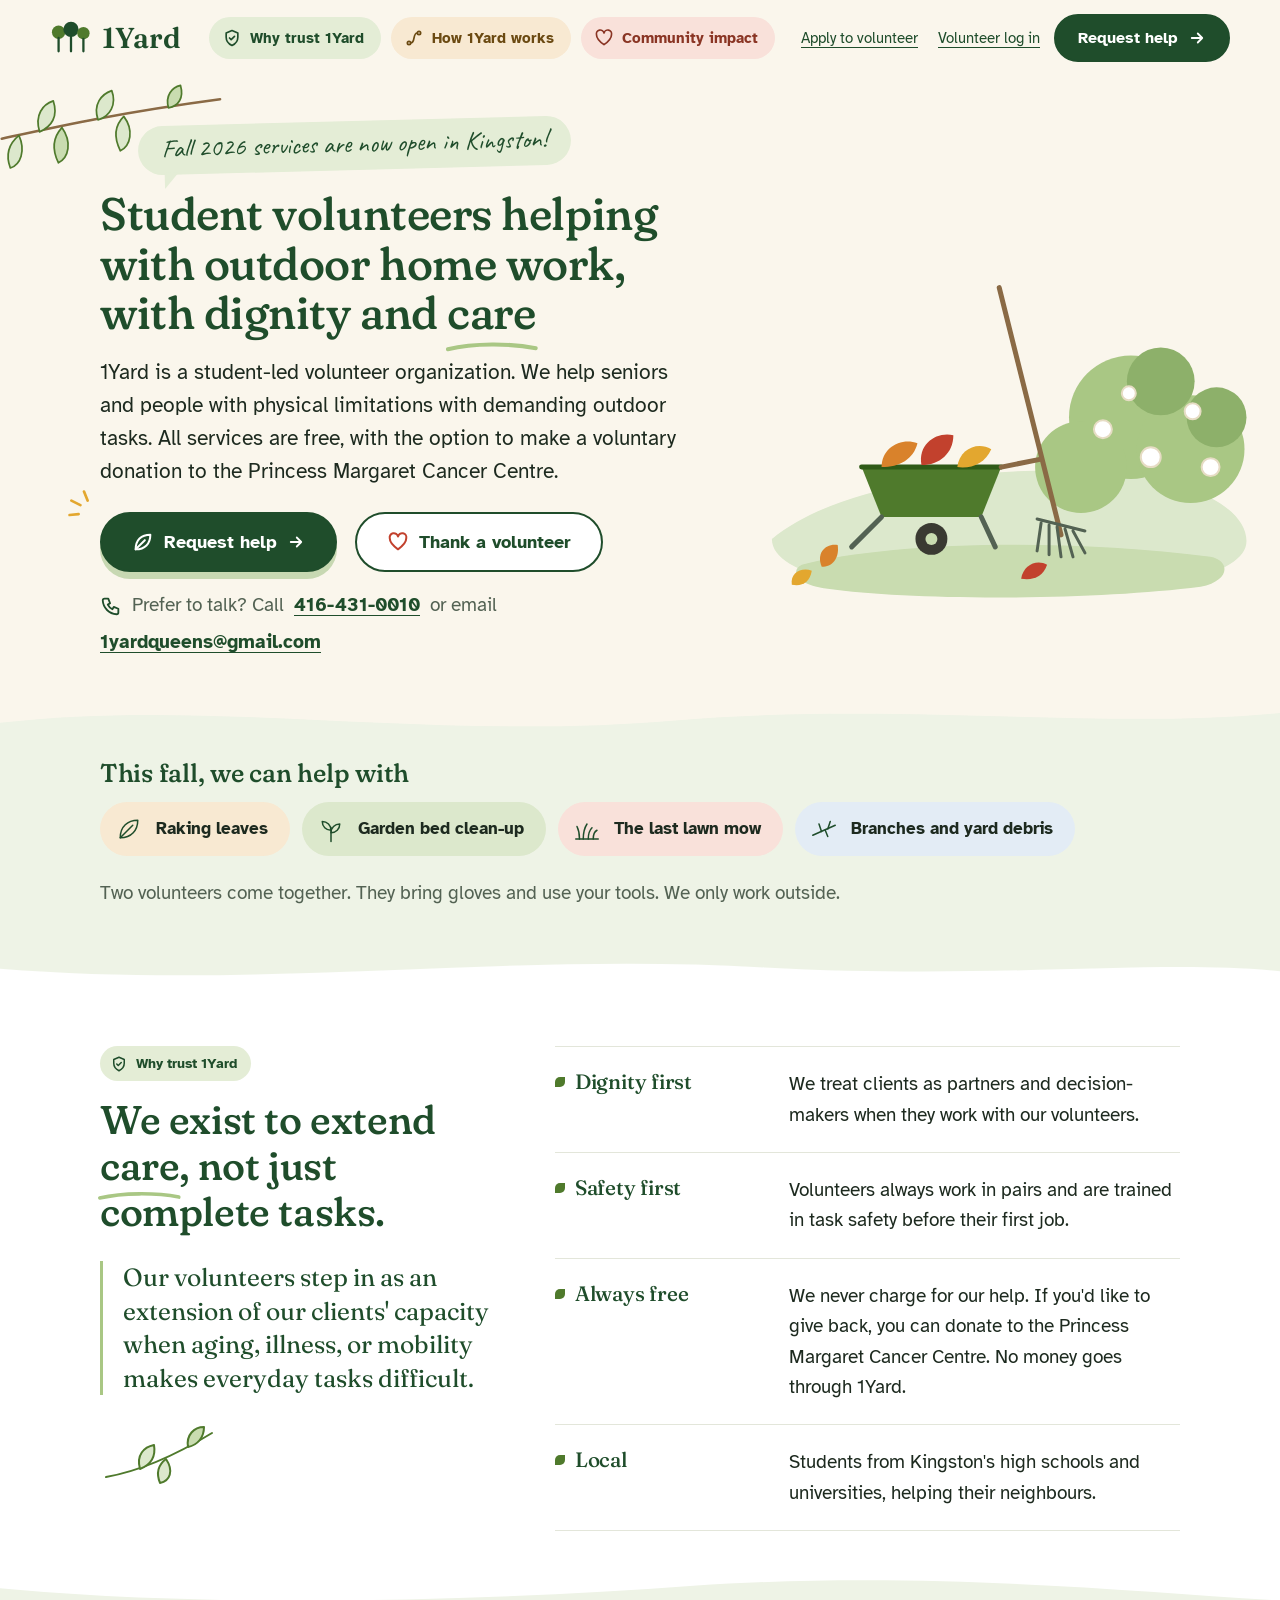
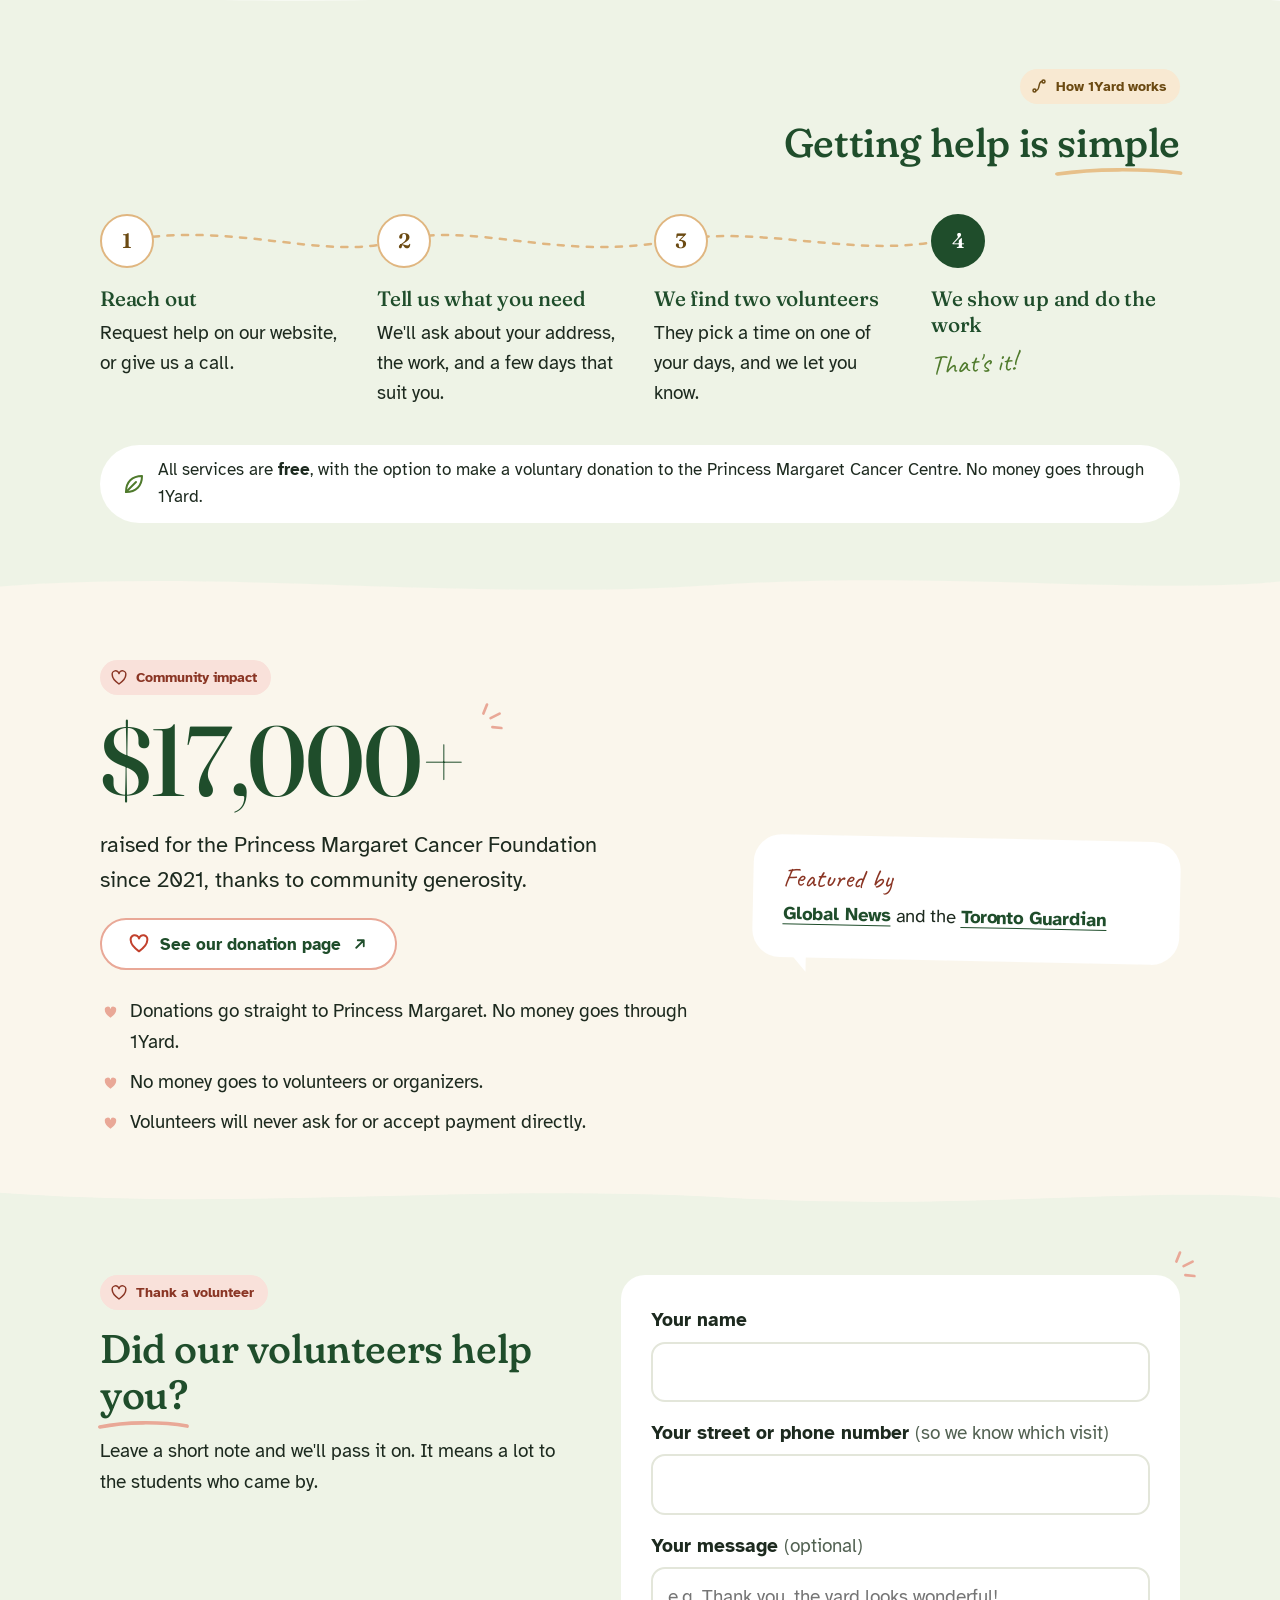
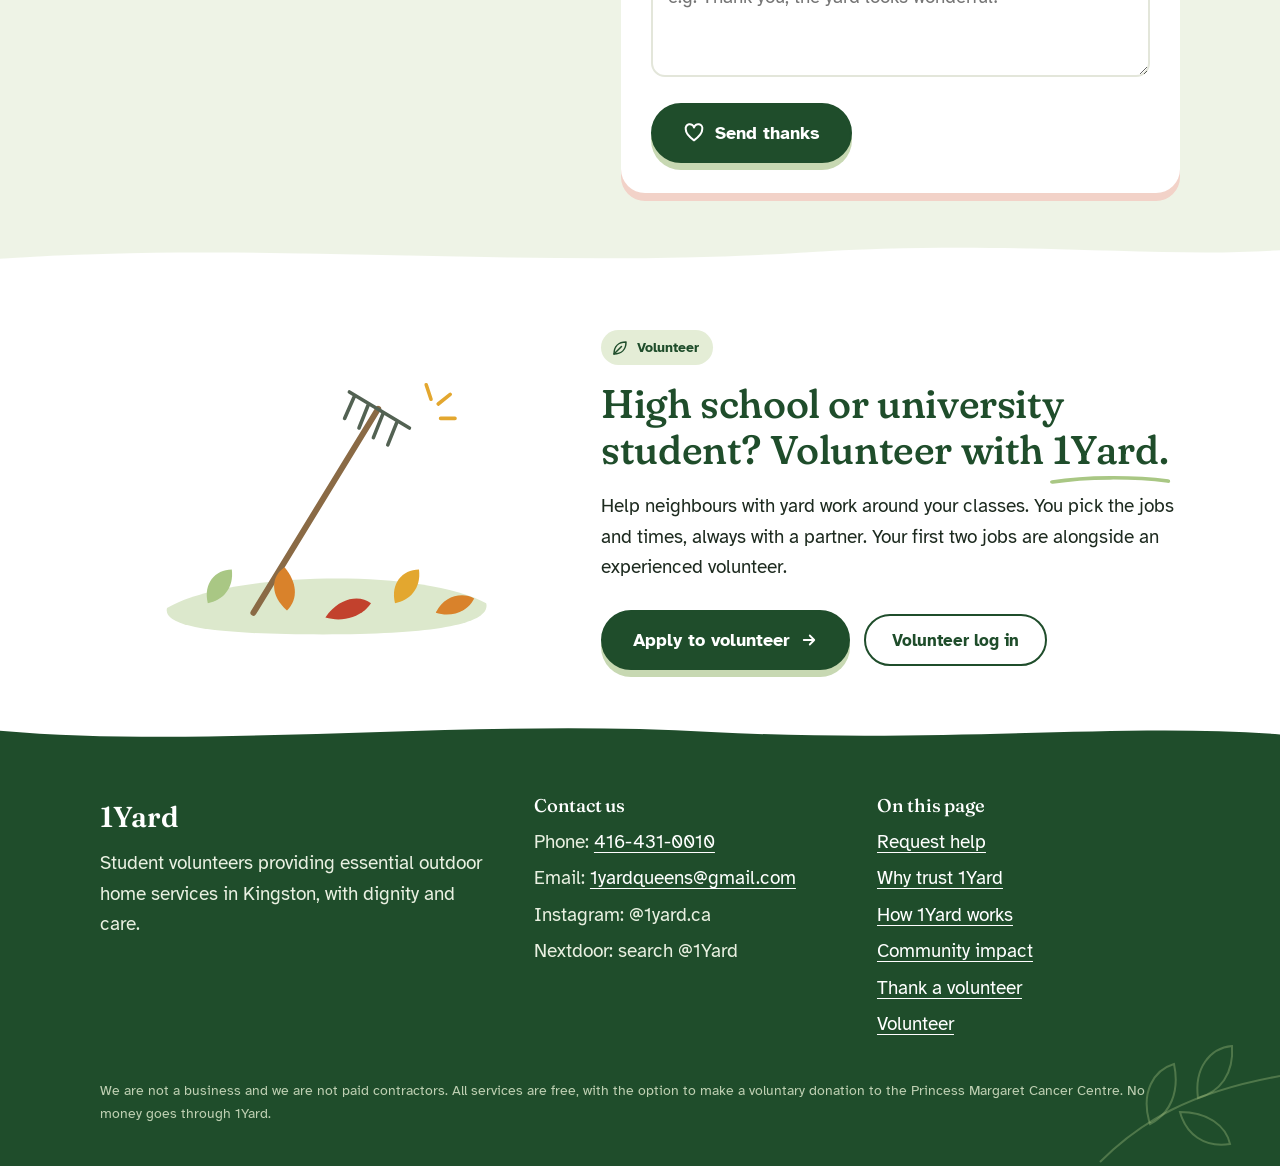
<file: drafts/home.html>
<!doctype html>
<html lang="en">
<head>
<meta charset="utf-8">
<meta name="viewport" content="width=device-width, initial-scale=1">
<title>1Yard · Design draft</title>
<link rel="preconnect" href="https://fonts.googleapis.com">
<link rel="preconnect" href="https://fonts.gstatic.com" crossorigin>
<link href="https://fonts.googleapis.com/css2?family=Atkinson+Hyperlegible:ital,wght@0,400;0,700;1,400&family=Fraunces:opsz,wght@9..144,400;9..144,500;9..144,600&family=Caveat:wght@500;600&display=swap" rel="stylesheet">
<style>
:root {
  --cream: #FAF6EC;
  --sage: #EEF3E6;
  --white: #FFFFFF;
  --ink: #1D2A1F;
  --muted: #536253;
  --forest: #1F4D2B;
  --leaf: #4F7A2C;
  --moss: #A9C784;
  --line: #E3E6DA;
  /* accent tints, one per theme: trust = green, how = orange, impact/thanks = red */
  --t-green: #E4EDD6; --t-green-ink: #1F4D2B;
  --t-orange: #F8E9D2; --t-orange-ink: #6B4A12;
  --t-red: #F9E1DA; --t-red-ink: #8A3524;
  --t-blue: #E3ECF5;
  --spark: #E3A72F;
  --serif: "Fraunces", Georgia, serif;
  --sans: "Atkinson Hyperlegible", system-ui, sans-serif;
  --hand: "Caveat", "Segoe Print", cursive;
  --gutter: clamp(16px, 4vw, 40px);
  color-scheme: light;
}
* { box-sizing: border-box; }
html, body { margin: 0; }
html { scroll-behavior: smooth; scroll-padding-top: 110px; -webkit-text-size-adjust: 100%; text-size-adjust: 100%; }
@media (prefers-reduced-motion: reduce) { html { scroll-behavior: auto; } }
body { background: var(--cream); color: var(--ink); font-family: var(--sans); font-size: clamp(17px, 1.1vw + 12px, 19px); line-height: 1.6; overflow-x: hidden; }
h1, h2, h3 { font-family: var(--serif); font-weight: 500; color: var(--forest); margin: 0; letter-spacing: -.01em; }
h1 { font-size: clamp(2.05rem, 2.6vw + .9rem, 2.85rem); line-height: 1.08; font-variation-settings: "SOFT" 100; }
h2 { font-size: clamp(1.7rem, 2.4vw + .7rem, 2.5rem); line-height: 1.15; font-variation-settings: "SOFT" 100; }
h3 { font-size: 1.3rem; line-height: 1.25; }
p { margin: 0; }
a { color: var(--forest); text-underline-offset: 4px; }
:focus-visible { outline: 3px solid var(--leaf); outline-offset: 3px; border-radius: 6px; }
.skip { position: absolute; left: -999px; top: 8px; background: var(--white); padding: 10px 14px; border-radius: 10px; }
.skip:focus { left: 16px; z-index: 10; }
.wrap { max-width: 1160px; margin: 0 auto; padding: 0 var(--gutter); }
section { position: relative; padding: clamp(34px, 4.2vw, 58px) 0; }
.bg-cream { background: var(--cream); }
.bg-sage { background: var(--sage); }
.bg-white { background: var(--white); }

/* soft wavy edge at the bottom of a section, filled with the next section's colour */
.wave { position: absolute; left: 0; right: 0; bottom: -1px; width: 100%; height: clamp(26px, 3.4vw, 46px); display: block; pointer-events: none; }
section.has-wave { padding-bottom: calc(clamp(34px, 4.2vw, 58px) + clamp(16px, 2.4vw, 30px)); }

/* little coloured tag above each heading, matching the top pills */
.tag { display: inline-flex; align-items: center; gap: 8px; padding: 6px 14px 6px 10px; border-radius: 999px; font-weight: 700; font-size: .9rem; margin-bottom: 16px; }
.tag svg { width: 18px; height: 18px; fill: none; stroke: currentColor; stroke-width: 2; stroke-linecap: round; stroke-linejoin: round; }
.tag.green { background: var(--t-green); color: var(--t-green-ink); }
.tag.orange { background: var(--t-orange); color: var(--t-orange-ink); }
.tag.red { background: var(--t-red); color: var(--t-red-ink); }

/* hand-drawn underline under one word */
.swash { position: relative; white-space: nowrap; }
.swash svg { position: absolute; left: -2%; bottom: -.32em; width: 104%; height: .36em; color: var(--moss); overflow: visible; }
.swash.red svg { color: #E9A897; }
.swash.orange svg { color: #E7C08A; }
.sparks { position: absolute; width: 36px; color: var(--spark); pointer-events: none; }
.hand { font-family: var(--hand); font-size: 1.7rem; line-height: 1.15; color: var(--forest); }

.btn { display: inline-flex; align-items: center; justify-content: center; gap: 10px; min-height: 52px; padding: 0 26px; border-radius: 999px; font: 700 1.05rem var(--sans); text-decoration: none; border: 2px solid var(--forest); cursor: pointer; transition: transform .12s, box-shadow .12s, background .12s; }
.btn.primary { background: var(--forest); color: #fff; }
.btn.primary:hover { background: #173c21; }
.btn.soft { background: var(--white); color: var(--forest); }
.btn.soft:hover { background: #FFF6F3; }
.btn.big { min-height: 60px; padding: 0 30px; font-size: 1.15rem; box-shadow: 0 7px 0 #C7D8B2; }
.btn.big:hover { transform: translateY(2px); box-shadow: 0 5px 0 #C7D8B2; }
.btn.soft.big { box-shadow: none; }
.btn.soft.big:hover { transform: none; }
.btn svg { width: 22px; height: 22px; fill: none; stroke: currentColor; stroke-width: 2.2; stroke-linecap: round; stroke-linejoin: round; flex: none; }
.btn .heart { stroke: #C2412D; }
.btn .arrow { width: 18px; height: 18px; stroke-width: 2.4; }
@media (prefers-reduced-motion: reduce) { .btn { transition: none; } }

/* header */
header { position: sticky; top: 0; z-index: 5; background: rgba(250, 246, 236, .95); -webkit-backdrop-filter: blur(6px); backdrop-filter: blur(6px); }
.nav { max-width: 1260px; margin: 0 auto; padding: 14px max(var(--gutter), env(safe-area-inset-right)) 14px max(var(--gutter), env(safe-area-inset-left)); display: flex; align-items: center; flex-wrap: wrap; gap: 12px 14px; min-height: 74px; }
.logo { display: flex; align-items: center; gap: 10px; font-family: var(--serif); font-size: 1.8rem; font-weight: 600; color: var(--forest); text-decoration: none; margin-right: 14px; }
.pills { display: flex; gap: 10px; }
.pills a { display: inline-flex; align-items: center; gap: 8px; min-height: 42px; padding: 0 16px 0 12px; border-radius: 999px; font-weight: 700; font-size: .95rem; text-decoration: none; border: 1.5px solid transparent; white-space: nowrap; }
.pills a svg { width: 20px; height: 20px; fill: none; stroke: currentColor; stroke-width: 2; stroke-linecap: round; stroke-linejoin: round; }
.pills a:nth-child(1) { background: var(--t-green); color: var(--t-green-ink); }
.pills a:nth-child(2) { background: var(--t-orange); color: var(--t-orange-ink); }
.pills a:nth-child(3) { background: var(--t-red); color: var(--t-red-ink); }
.pills a:hover { border-color: currentColor; }
.vlinks { display: flex; gap: 20px; margin-left: auto; font-size: .95rem; }
.vlinks a { white-space: nowrap; }
.nav .btn { min-height: 48px; padding: 0 22px; font-size: 1rem; }

/* hero */
.hero { padding-top: clamp(20px, 2.4vw, 34px); overflow: hidden; }
.hero-grid { display: grid; grid-template-columns: minmax(0, 1.25fr) minmax(0, 1fr); gap: clamp(20px, 3vw, 40px); align-items: center; }
.corner-branch { position: absolute; top: 6px; left: 0; width: clamp(150px, 18vw, 250px); pointer-events: none; }
.bubble { position: relative; display: inline-block; font-family: var(--hand); font-size: clamp(1.4rem, 1vw + 1rem, 1.6rem); line-height: 1.2; color: var(--forest); background: var(--t-green); padding: 8px 24px 10px; border-radius: 26px; transform: rotate(-1.5deg); margin: 14px 0 20px clamp(8px, 3vw, 40px); }
.bubble::after { content: ""; position: absolute; left: 26px; bottom: -14px; border-width: 16px 14px 0 0; border-style: solid; border-color: var(--t-green) transparent transparent; }
.hero .lead { font-size: 1.08em; margin: 20px 0 24px; max-width: 34em; }
.hero .ctas { display: flex; flex-wrap: wrap; align-items: center; gap: 16px 18px; position: relative; }
.hero .ctas .sparks { left: -34px; top: -24px; }
.call { display: flex; align-items: center; gap: 6px 10px; flex-wrap: wrap; margin-top: 18px; color: var(--muted); }
.call > svg { width: 22px; height: 22px; fill: none; stroke: var(--forest); stroke-width: 2; stroke-linecap: round; stroke-linejoin: round; }
.call a { font-weight: 700; }
.scene { width: 112%; max-width: 580px; justify-self: end; margin: 0 -70px -10px 0; }

/* services band */
.svc-band { background: var(--sage); padding-top: 18px; }
.svc-row { display: flex; align-items: center; flex-wrap: wrap; gap: 14px 16px; }
.svc-title { font-size: clamp(1.4rem, 1vw + 1rem, 1.6rem); margin-right: 14px; }
.svc { list-style: none; margin: 0; padding: 0; display: flex; flex-wrap: wrap; gap: 12px; }
.svc li { display: flex; align-items: center; gap: 12px; font-weight: 700; font-size: 1.05rem; padding: 12px 22px 12px 14px; border-radius: 999px; }
.svc li:nth-child(1) { background: var(--t-orange); }
.svc li:nth-child(2) { background: #DCE8CC; }
.svc li:nth-child(3) { background: var(--t-red); }
.svc li:nth-child(4) { background: var(--t-blue); }
.svc svg { width: 30px; height: 30px; fill: none; stroke: var(--forest); stroke-width: 2.4; stroke-linecap: round; stroke-linejoin: round; flex: none; }
.svc-note { margin-top: 22px; color: var(--muted); }

/* why trust */
.split { display: grid; grid-template-columns: minmax(0, 1fr) minmax(0, 1.6fr); gap: clamp(32px, 5vw, 64px); align-items: start; }
.pull { font-family: var(--serif); font-size: clamp(1.3rem, 1vw + 1rem, 1.55rem); line-height: 1.35; color: var(--forest); margin-top: 26px; padding-left: 20px; border-left: 3px solid var(--moss); }
.sprig { width: 120px; color: var(--leaf); margin-top: 30px; }
.trust { display: grid; }
.trust article { display: grid; grid-template-columns: minmax(150px, 210px) 1fr; gap: 8px 24px; padding: 22px 0; border-top: 1px solid var(--line); }
.trust article:last-child { border-bottom: 1px solid var(--line); }
.trust h3 { display: flex; gap: 10px; align-items: baseline; }
.trust h3::before { content: ""; width: 10px; height: 10px; flex: none; border-radius: 50% 0 50% 0; background: var(--leaf); transform: translateY(-2px); }

/* how 1Yard works */
.steps-head { display: flex; justify-content: flex-end; text-align: right; }
.steps-head > div { max-width: 30em; }
.steps { list-style: none; margin: 0; padding: 0; display: grid; grid-template-columns: repeat(4, minmax(0, 1fr)); gap: 28px; counter-reset: s; position: relative; }
.path { position: absolute; top: 2px; left: 24px; width: calc(75% + 7px); height: 48px; color: #E0B680; pointer-events: none; }
.steps li { position: relative; padding-top: 72px; counter-increment: s; }
.steps li::before { content: counter(s); position: absolute; top: 0; left: 0; width: 50px; height: 50px; border-radius: 50%; background: var(--white); color: var(--t-orange-ink); border: 2px solid #E0B680; font: 600 1.3rem var(--serif); display: grid; place-items: center; }
.steps li:last-child::before { background: var(--forest); color: #fff; border-color: var(--forest); }
.steps h3 { margin-bottom: 6px; }
.steps .hand { display: inline-block; margin-top: 4px; color: var(--leaf); transform: rotate(-3deg); }
.cost { margin-top: 36px; display: inline-flex; align-items: center; gap: 12px; background: var(--white); border-radius: 999px; padding: 12px 22px; font-size: 1.05rem; }
.cost svg { width: 24px; height: 24px; flex: none; fill: none; stroke: var(--leaf); stroke-width: 2; stroke-linecap: round; stroke-linejoin: round; }

/* impact */
.impact-grid { display: grid; grid-template-columns: minmax(0, 1.4fr) minmax(0, 1fr); gap: clamp(32px, 5vw, 56px); align-items: center; }
.bignum { font-family: var(--serif); font-weight: 500; font-size: clamp(3.4rem, 7vw + 1rem, 6.2rem); line-height: 1; color: var(--forest); letter-spacing: -.02em; position: relative; display: inline-block; }
.bignum .sparks { right: -40px; top: -10px; color: #E9A897; }
.big-sub { font-size: 1.15em; margin-top: 18px; max-width: 24em; }
.donate { margin-top: 20px; border-color: #E9A897; }
.facts { margin: 26px 0 0; padding: 0; list-style: none; display: grid; gap: 10px; }
.facts li { padding-left: 30px; position: relative; }
.facts li::before { content: ""; position: absolute; left: 2px; top: .45em; width: 16px; height: 14px; background: no-repeat center/contain url("data:image/svg+xml,%3Csvg xmlns='http://www.w3.org/2000/svg' viewBox='0 0 24 22'%3E%3Cpath d='M12 20 C5 15 3 11 3 8 A4.5 4.5 0 0 1 12 6 A4.5 4.5 0 0 1 21 8 C21 11 19 15 12 20 Z' fill='%23E9A897'/%3E%3C/svg%3E"); }
.featured { position: relative; background: var(--white); border-radius: 28px; padding: 28px 30px; transform: rotate(1.2deg); }
.featured::after { content: ""; position: absolute; left: 40px; bottom: -14px; border-width: 16px 0 0 14px; border-style: solid; border-color: var(--white) transparent transparent; }
.featured .hand { color: var(--t-red-ink); margin-bottom: 6px; }
.featured p:last-child { font-size: 1.15rem; }
.featured a { font-weight: 700; }

/* thank */
.thank-grid { display: grid; grid-template-columns: minmax(0, 1fr) minmax(0, 1.2fr); gap: clamp(32px, 5vw, 56px); align-items: start; }
.thank-card { position: relative; background: var(--white); border-radius: 24px; padding: clamp(22px, 3vw, 30px); display: grid; gap: 16px; box-shadow: 0 8px 0 #F2D2C8; }
.thank-card .sparks { right: -18px; top: -26px; color: #E9A897; }
label { font-weight: 700; display: block; margin-bottom: 6px; }
input, textarea { width: 100%; font: inherit; font-size: max(16px, 1em); -webkit-appearance: none; appearance: none; color: inherit; padding: 13px 15px; border: 2px solid var(--line); border-radius: 14px; background: var(--white); }
input:focus, textarea:focus { border-color: var(--leaf); outline: none; }
textarea { min-height: 110px; resize: vertical; }
.opt { font-weight: 400; color: var(--muted); }

/* volunteer */
.vol { display: grid; grid-template-columns: minmax(0, 1fr) minmax(0, 1.3fr); gap: clamp(28px, 5vw, 56px); align-items: center; }
.vol-art { width: 100%; max-width: 360px; justify-self: center; }
.vol .ctas { display: flex; gap: 14px; flex-wrap: wrap; align-items: center; margin-top: 28px; }

/* footer */
footer { background: var(--forest); color: #E9F0E1; padding: 40px 0; position: relative; overflow: hidden; }
footer a { color: #fff; }
.foot { display: grid; grid-template-columns: minmax(0, 1.3fr) minmax(0, 1fr) minmax(0, 1fr); gap: 40px; }
footer h3 { color: #fff; font-size: 1.15rem; margin-bottom: 10px; }
footer ul { list-style: none; padding: 0; margin: 0; display: grid; gap: 6px; }
.foot-leaves { position: absolute; right: -10px; bottom: -6px; width: 220px; color: rgba(169, 199, 132, .35); }
.fine { margin-top: 40px; font-size: .9rem; color: #BFD0B3; }

/* in-between widths: tighten the header before anything wraps */
@media (max-width: 1240px) {
  .pills a { padding: 0 13px 0 10px; font-size: .9rem; }
  .vlinks { gap: 14px; font-size: .9rem; }
  .logo { margin-right: 4px; }
}
@media (max-width: 1080px) {
  .pills { order: 3; width: 100%; }
  .scene { width: 100%; margin: 0 -20px 0 0; }
}
@media (max-width: 860px) {
  .hero-grid, .split, .impact-grid, .thank-grid, .vol { grid-template-columns: 1fr; }
  .scene { width: 100%; max-width: 440px; justify-self: center; margin: 10px auto -10px; }
  .steps-head { justify-content: flex-start; text-align: left; }
  .steps { grid-template-columns: 1fr; gap: 26px; }
  .path { display: none; }
  .steps::before { content: ""; position: absolute; top: 25px; bottom: 25px; left: 24px; border-left: 2px dashed #E0B680; }
  .steps li { padding: 6px 0 0 76px; min-height: 50px; }
  .trust article { grid-template-columns: 1fr; }
  .foot { grid-template-columns: 1fr; gap: 28px; }
  .vol-art { max-width: 260px; }
  .pills { overflow-x: auto; padding-bottom: 4px; }
  .vlinks { order: 4; width: 100%; margin: 0; }
  .logo { margin-right: auto; }
}
@media (max-width: 560px) {
  .nav .btn { min-height: 44px; padding: 0 16px; }
  .logo { margin-right: auto; }
  .btn.big, .hero .btn.soft { width: 100%; }
  .hero .ctas .sparks { display: none; }
  .featured { transform: none; }
}
</style>
</head>
<body>
<a class="skip" href="#main">Skip to content</a>

<header>
  <div class="nav">
    <a class="logo" href="#" aria-label="1Yard home">
      <svg width="42" height="34" viewBox="0 0 44 34" aria-hidden="true"><g fill="#4F7A2C"><circle cx="9" cy="11" r="7"/><circle cx="22" cy="8" r="8" fill="#1F4D2B"/><circle cx="35" cy="12" r="6.5"/></g><g stroke="#1F4D2B" stroke-width="2.4" stroke-linecap="round"><path d="M9 17v14M22 15v16M35 18v13"/></g></svg>
      1Yard
    </a>
    <nav class="pills" aria-label="On this page">
      <a href="#why"><svg viewBox="0 0 24 24" aria-hidden="true"><path d="M12 3 L19 6 V11 C19 16 16 19 12 21 C8 19 5 16 5 11 V6 Z"/><path d="M9 12 L11 14 L15 10"/></svg>Why trust 1Yard</a>
      <a href="#how"><svg viewBox="0 0 24 24" aria-hidden="true"><circle cx="6" cy="18" r="2"/><circle cx="18" cy="6" r="2"/><path d="M8 18 C14 18 10 6 16 6"/></svg>How 1Yard works</a>
      <a href="#impact"><svg viewBox="0 0 24 24" aria-hidden="true"><path d="M12 20 C5 15 3 11 3 8 A4.5 4.5 0 0 1 12 6 A4.5 4.5 0 0 1 21 8 C21 11 19 15 12 20 Z"/></svg>Community impact</a>
    </nav>
    <div class="vlinks"><a href="#volunteer">Apply to volunteer</a><a href="#">Volunteer log in</a></div>
    <a class="btn primary" href="../docs/index.html?start=request">Request help <svg class="arrow" viewBox="0 0 24 24" aria-hidden="true"><path d="M5 12 H19 M13 6 L19 12 L13 18"/></svg></a>
  </div>
</header>

<main id="main">
  <!-- HERO · cream -->
  <section class="hero bg-cream has-wave">
    <svg class="corner-branch" viewBox="-6 -14 268 104" fill="none" stroke="#4F7A2C" stroke-width="2" stroke-linecap="round" stroke-linejoin="round" aria-hidden="true">
      <path d="M-4 52 C60 38 130 22 250 6" stroke="#8A6A45" stroke-width="3"/>
      <path d="M40 44 C34 24 44 12 56 8 C62 26 54 38 40 44 Z" fill="#DCE8CC"/>
      <path d="M66 39 C78 56 74 74 62 80 C54 64 56 50 66 39 Z" fill="#C9DCB0"/>
      <path d="M108 30 C102 12 112 0 124 -4 C130 12 122 26 108 30 Z" fill="#DCE8CC"/>
      <path d="M138 26 C150 42 146 60 134 66 C126 50 128 36 138 26 Z" fill="#DCE8CC"/>
      <path d="M190 16 C186 2 194 -8 204 -10 C208 4 202 14 190 16 Z" fill="#C9DCB0"/>
      <path d="M16 48 C24 66 18 82 6 86 C0 70 4 58 16 48 Z" fill="#DCE8CC"/>
    </svg>
    <div class="wrap hero-grid">
      <div>
        <p class="bubble">Fall 2026 services are now open in Kingston!</p>
        <h1>Student volunteers helping with outdoor home work, with dignity and <span class="swash">care<svg viewBox="0 0 100 16" preserveAspectRatio="none" aria-hidden="true"><path d="M2 10 C30 4 70 4 98 9" fill="none" stroke="currentColor" stroke-width="4" stroke-linecap="round"/></svg></span></h1>
        <p class="lead">1Yard is a student-led volunteer organization. We help seniors and people with physical limitations with demanding outdoor tasks. All services are free, with the option to make a voluntary donation to the Princess Margaret Cancer Centre.</p>
        <div class="ctas">
          <svg class="sparks" viewBox="0 0 40 40" fill="none" stroke="currentColor" stroke-width="3" stroke-linecap="round" aria-hidden="true"><path d="M20 4 L24 14 M6 14 L16 19 M4 30 L14 29"/></svg>
          <a class="btn primary big" href="../docs/index.html?start=request"><svg viewBox="0 0 24 24" aria-hidden="true"><path d="M4 20 C4 10 10 4 20 4 C20 14 14 20 4 20 Z"/><path d="M4 20 L14 10"/></svg>Request help <svg class="arrow" viewBox="0 0 24 24" aria-hidden="true"><path d="M5 12 H19 M13 6 L19 12 L13 18"/></svg></a>
          <a class="btn soft big" href="#thank"><svg class="heart" viewBox="0 0 24 24" aria-hidden="true"><path d="M12 20 C5 15 3 11 3 8 A4.5 4.5 0 0 1 12 6 A4.5 4.5 0 0 1 21 8 C21 11 19 15 12 20 Z"/></svg>Thank a volunteer</a>
        </div>
        <p class="call"><svg viewBox="0 0 24 24" aria-hidden="true"><path d="M5 4 H9 L11 9 L8.5 10.5 A11 11 0 0 0 13.5 15.5 L15 13 L20 15 V19 A2 2 0 0 1 18 21 A16 16 0 0 1 3 6 A2 2 0 0 1 5 4 Z"/></svg>Prefer to talk? Call <a href="tel:4164310010">416-431-0010</a> or email <a href="mailto:1yardqueens@gmail.com">1yardqueens@gmail.com</a></p>
      </div>
      <!-- Hand-drawn garden scene: shrub, wheelbarrow of leaves, rake -->
      <svg class="scene" viewBox="0 0 520 440" aria-hidden="true">
        <path d="M40 372 C110 314 270 296 380 306 C470 314 516 344 516 374 C516 410 420 428 280 428 C140 428 40 410 40 372 Z" fill="#DCE8CC"/>
        <path d="M70 398 C150 376 330 370 480 390 C500 394 500 414 470 420 C360 434 180 434 96 422 C64 418 58 404 70 398 Z" fill="#C9DCB0"/>
        <g fill="#A9C784"><circle cx="400" cy="250" r="62"/><circle cx="460" cy="282" r="54"/><circle cx="350" cy="300" r="46"/></g>
        <g fill="#8DB06A"><circle cx="430" cy="214" r="34"/><circle cx="486" cy="250" r="30"/></g>
        <g fill="#FFFFFF" stroke="#E6DCC4" stroke-width="2"><circle cx="372" cy="262" r="9"/><circle cx="420" cy="290" r="10"/><circle cx="462" cy="244" r="8"/><circle cx="398" cy="226" r="7"/><circle cx="480" cy="300" r="9"/></g>
        <path d="M268 120 L330 368" stroke="#8A6A45" stroke-width="5" stroke-linecap="round"/>
        <g stroke="#536253" stroke-width="3" stroke-linecap="round"><path d="M306 352 L354 364 M310 356 L306 384 M318 358 L318 388 M326 360 L330 390 M334 362 L342 390 M342 364 L354 386"/></g>
        <path d="M130 300 H270 L250 350 H150 Z" fill="#4F7A2C"/>
        <path d="M130 300 H270" stroke="#2F5A17" stroke-width="5" stroke-linecap="round"/>
        <path d="M150 350 L120 380 M250 350 L264 380" stroke="#536253" stroke-width="5" stroke-linecap="round"/>
        <circle cx="200" cy="372" r="16" fill="#3A3A32"/><circle cx="200" cy="372" r="6" fill="#C9DCB0"/>
        <path d="M270 300 L310 292" stroke="#8A6A45" stroke-width="5" stroke-linecap="round"/>
        <path d="M150 300 C150 280 170 270 186 276 C182 292 168 300 150 300 Z" fill="#D9822B"/>
        <path d="M190 298 C186 276 206 264 222 268 C222 286 208 298 190 298 Z" fill="#C2412D"/>
        <path d="M226 300 C228 282 246 274 260 282 C254 296 240 302 226 300 Z" fill="#E3A72F"/>
        <path d="M90 400 C84 386 94 376 106 378 C108 392 100 400 90 400 Z" fill="#D9822B"/>
        <path d="M290 412 C292 398 306 392 316 398 C312 410 302 414 290 412 Z" fill="#C2412D"/>
        <path d="M60 418 C58 406 70 400 80 404 C78 416 70 420 60 418 Z" fill="#E3A72F"/>
      </svg>
    </div>
    <svg class="wave" viewBox="0 0 1440 70" preserveAspectRatio="none" aria-hidden="true"><path d="M0 40 C240 0 480 70 760 36 C1020 6 1240 52 1440 24 V70 H0 Z" fill="#EEF3E6"/></svg>
  </section>

  <!-- SERVICES · sage -->
  <section class="svc-band has-wave" aria-labelledby="svc-title">
    <div class="wrap">
      <div class="svc-row">
        <h2 class="svc-title" id="svc-title">This fall, we can help with</h2>
        <ul class="svc">
          <li><svg viewBox="0 0 48 48" aria-hidden="true"><path d="M10 38 C10 20 22 10 38 10 C38 26 28 38 10 38 Z"/><path d="M10 38 L30 18"/></svg>Raking leaves</li>
          <li><svg viewBox="0 0 48 48" aria-hidden="true"><path d="M24 44 V22"/><path d="M24 30 C24 22 30 16 38 16 C38 24 32 30 24 30 Z"/><path d="M24 26 C24 18 18 12 10 12 C10 20 16 26 24 26 Z"/></svg>Garden bed clean-up</li>
          <li><svg viewBox="0 0 48 48" aria-hidden="true"><path d="M6 40 H42"/><path d="M12 40 C12 30 10 24 8 20 M18 40 C18 28 20 22 24 16 M26 40 C26 30 28 26 32 22 M34 40 C34 32 36 28 40 26"/></svg>The last lawn mow</li>
          <li><svg viewBox="0 0 48 48" aria-hidden="true"><path d="M6 34 L42 18"/><path d="M20 28 L16 16 M30 24 L34 12 M26 26 L30 36"/></svg>Branches and yard debris</li>
        </ul>
      </div>
      <p class="svc-note">Two volunteers come together. They bring gloves and use your tools. We only work outside.</p>
    </div>
    <svg class="wave" viewBox="0 0 1440 70" preserveAspectRatio="none" aria-hidden="true"><path d="M0 30 C300 64 560 4 860 28 C1120 48 1300 14 1440 34 V70 H0 Z" fill="#FFFFFF"/></svg>
  </section>

  <!-- WHY TRUST · white -->
  <section class="bg-white has-wave" id="why">
    <div class="wrap split">
      <div>
        <span class="tag green"><svg viewBox="0 0 24 24" aria-hidden="true"><path d="M12 3 L19 6 V11 C19 16 16 19 12 21 C8 19 5 16 5 11 V6 Z"/><path d="M9 12 L11 14 L15 10"/></svg>Why trust 1Yard</span>
        <h2>We exist to extend <span class="swash">care<svg viewBox="0 0 100 16" preserveAspectRatio="none" aria-hidden="true"><path d="M2 10 C30 4 70 4 98 9" fill="none" stroke="currentColor" stroke-width="4" stroke-linecap="round"/></svg></span>, not just complete tasks.</h2>
        <p class="pull">Our volunteers step in as an extension of our clients' capacity when aging, illness, or mobility makes everyday tasks difficult.</p>
        <svg class="sprig" viewBox="0 0 120 60" fill="none" stroke="currentColor" stroke-width="2" stroke-linecap="round" stroke-linejoin="round" aria-hidden="true">
          <path d="M6 52 C40 46 76 30 112 8"/>
          <path d="M40 44 C36 30 44 22 54 20 C56 32 50 40 40 44 Z" fill="#DCE8CC"/>
          <path d="M66 34 C74 46 70 56 60 58 C56 48 58 40 66 34 Z" fill="#DCE8CC"/>
          <path d="M88 22 C86 10 94 2 104 2 C104 12 98 20 88 22 Z" fill="#C9DCB0"/>
        </svg>
      </div>
      <div class="trust">
        <article><h3>Dignity first</h3><p>We treat clients as partners and decision-makers when they work with our volunteers.</p></article>
        <article><h3>Safety first</h3><p>Volunteers always work in pairs and are trained in task safety before their first job.</p></article>
        <article><h3>Always free</h3><p>We never charge for our help. If you'd like to give back, you can donate to the Princess Margaret Cancer Centre. No money goes through 1Yard.</p></article>
        <article><h3>Local</h3><p>Students from Kingston's high schools and universities, helping their neighbours.</p></article>
      </div>
    </div>
    <svg class="wave" viewBox="0 0 1440 70" preserveAspectRatio="none" aria-hidden="true"><path d="M0 26 C220 56 520 50 780 22 C1040 -2 1260 30 1440 46 V70 H0 Z" fill="#EEF3E6"/></svg>
  </section>

  <!-- HOW 1YARD WORKS · sage -->
  <section class="bg-sage has-wave" id="how">
    <div class="wrap">
      <div class="steps-head"><div>
        <span class="tag orange"><svg viewBox="0 0 24 24" aria-hidden="true"><circle cx="6" cy="18" r="2"/><circle cx="18" cy="6" r="2"/><path d="M8 18 C14 18 10 6 16 6"/></svg>How 1Yard works</span>
        <h2>Getting help is <span class="swash orange">simple<svg viewBox="0 0 100 16" preserveAspectRatio="none" aria-hidden="true"><path d="M2 10 C30 4 70 4 98 9" fill="none" stroke="currentColor" stroke-width="4" stroke-linecap="round"/></svg></span></h2>
      </div></div>
      <div class="steps-wrap" style="position:relative;margin-top:48px">
        <svg class="path" viewBox="0 0 900 48" preserveAspectRatio="none" aria-hidden="true"><path d="M0 25 C120 4 220 46 300 25 C380 4 480 46 600 25 C700 8 800 42 900 25" fill="none" stroke="currentColor" stroke-width="2.5" stroke-dasharray="7 9" stroke-linecap="round"/></svg>
        <ol class="steps">
          <li><h3>Reach out</h3><p>Request help on our website, or give us a call.</p></li>
          <li><h3>Tell us what you need</h3><p>We'll ask about your address, the work, and a few days that suit you.</p></li>
          <li><h3>We find two volunteers</h3><p>They pick a time on one of your days, and we let you know.</p></li>
          <li><h3>We show up and do the work</h3><span class="hand">That's it!</span></li>
        </ol>
      </div>
      <p class="cost"><svg viewBox="0 0 24 24" aria-hidden="true"><path d="M4 20 C4 10 10 4 20 4 C20 14 14 20 4 20 Z"/><path d="M4 20 L14 10"/></svg><span>All services are <b>free</b>, with the option to make a voluntary donation to the Princess Margaret Cancer Centre. No money goes through 1Yard.</span></p>
    </div>
    <svg class="wave" viewBox="0 0 1440 70" preserveAspectRatio="none" aria-hidden="true"><path d="M0 36 C260 8 520 60 800 34 C1060 10 1280 50 1440 28 V70 H0 Z" fill="#FAF6EC"/></svg>
  </section>

  <!-- IMPACT · cream -->
  <section class="bg-cream has-wave" id="impact">
    <div class="wrap impact-grid">
      <div>
        <span class="tag red"><svg viewBox="0 0 24 24" aria-hidden="true"><path d="M12 20 C5 15 3 11 3 8 A4.5 4.5 0 0 1 12 6 A4.5 4.5 0 0 1 21 8 C21 11 19 15 12 20 Z"/></svg>Community impact</span>
        <div><p class="bignum">$17,000+<svg class="sparks" viewBox="0 0 40 40" fill="none" stroke="currentColor" stroke-width="3" stroke-linecap="round" aria-hidden="true"><path d="M20 4 L16 14 M34 14 L24 19 M36 30 L26 29"/></svg></p></div>
        <p class="big-sub">raised for the Princess Margaret Cancer Foundation since 2021, thanks to community generosity.</p>
        <a class="btn soft donate" href="https://supportthepmcf.ca/ui/PDPCelebrate/p/231bd88823ca45efa285b5439d21e30d" target="_blank" rel="noopener"><svg class="heart" viewBox="0 0 24 24" aria-hidden="true"><path d="M12 20 C5 15 3 11 3 8 A4.5 4.5 0 0 1 12 6 A4.5 4.5 0 0 1 21 8 C21 11 19 15 12 20 Z"/></svg>See our donation page <svg class="arrow" viewBox="0 0 24 24" aria-hidden="true"><path d="M7 17 L17 7 M9 7 H17 V15"/></svg></a>
        <ul class="facts">
          <li>Donations go straight to Princess Margaret. No money goes through 1Yard.</li>
          <li>No money goes to volunteers or organizers.</li>
          <li>Volunteers will never ask for or accept payment directly.</li>
        </ul>
      </div>
      <div class="featured">
        <p class="hand">Featured by</p>
        <p><a href="https://globalnews.ca/video/10064957/young-man-honours-late-mother-by-starting-student-led-volunteer-organization" target="_blank" rel="noopener">Global News</a> and the <a href="https://torontoguardian.com/2023/08/toronto-charity-1yard/" target="_blank" rel="noopener">Toronto Guardian</a></p>
      </div>
    </div>
    <svg class="wave" viewBox="0 0 1440 70" preserveAspectRatio="none" aria-hidden="true"><path d="M0 22 C280 52 540 6 820 30 C1080 52 1280 12 1440 30 V70 H0 Z" fill="#EEF3E6"/></svg>
  </section>

  <!-- THANK A VOLUNTEER · sage -->
  <section class="bg-sage has-wave" id="thank">
    <div class="wrap thank-grid">
      <div>
        <span class="tag red"><svg viewBox="0 0 24 24" aria-hidden="true"><path d="M12 20 C5 15 3 11 3 8 A4.5 4.5 0 0 1 12 6 A4.5 4.5 0 0 1 21 8 C21 11 19 15 12 20 Z"/></svg>Thank a volunteer</span>
        <h2>Did our volunteers help <span class="swash red">you?<svg viewBox="0 0 100 16" preserveAspectRatio="none" aria-hidden="true"><path d="M2 10 C30 4 70 4 98 9" fill="none" stroke="currentColor" stroke-width="4" stroke-linecap="round"/></svg></span></h2>
        <p style="margin-top:18px">Leave a short note and we'll pass it on. It means a lot to the students who came by.</p>
      </div>
      <form class="thank-card" onsubmit="return false">
        <svg class="sparks" viewBox="0 0 40 40" fill="none" stroke="currentColor" stroke-width="3" stroke-linecap="round" aria-hidden="true"><path d="M20 4 L16 14 M34 14 L24 19 M36 30 L26 29"/></svg>
        <div><label for="t-name">Your name</label><input id="t-name" autocomplete="name"></div>
        <div><label for="t-where">Your street or phone number <span class="opt">(so we know which visit)</span></label><input id="t-where"></div>
        <div><label for="t-msg">Your message <span class="opt">(optional)</span></label><textarea id="t-msg" placeholder="e.g. Thank you, the yard looks wonderful!"></textarea></div>
        <div><button class="btn primary big" type="submit"><svg viewBox="0 0 24 24" aria-hidden="true"><path d="M12 20 C5 15 3 11 3 8 A4.5 4.5 0 0 1 12 6 A4.5 4.5 0 0 1 21 8 C21 11 19 15 12 20 Z"/></svg>Send thanks</button></div>
      </form>
    </div>
    <svg class="wave" viewBox="0 0 1440 70" preserveAspectRatio="none" aria-hidden="true"><path d="M0 40 C300 10 600 58 900 30 C1140 8 1300 40 1440 26 V70 H0 Z" fill="#FFFFFF"/></svg>
  </section>

  <!-- VOLUNTEER · white -->
  <section class="bg-white has-wave" id="volunteer">
    <div class="wrap vol">
      <svg class="vol-art" viewBox="0 0 300 240" aria-hidden="true">
        <path d="M20 210 C70 180 230 176 286 206 C290 222 250 232 150 232 C60 232 16 226 20 210 Z" fill="#DCE8CC"/>
        <path d="M92 214 L196 44" stroke="#8A6A45" stroke-width="5" stroke-linecap="round"/>
        <g stroke="#536253" stroke-width="3" stroke-linecap="round" fill="none"><path d="M172 30 L222 60 M176 34 L168 52 M188 40 L180 60 M200 48 L192 68 M212 54 L204 74"/></g>
        <path d="M120 212 C106 200 106 184 118 176 C128 188 130 202 120 212 Z" fill="#D9822B"/>
        <path d="M152 218 C162 202 180 198 190 206 C182 218 166 222 152 218 Z" fill="#C2412D"/>
        <path d="M210 206 C206 190 216 178 230 178 C232 194 222 204 210 206 Z" fill="#E3A72F"/>
        <path d="M54 206 C50 190 60 178 74 178 C76 194 66 204 54 206 Z" fill="#A9C784"/>
        <path d="M244 214 C250 200 266 196 276 202 C270 214 256 218 244 214 Z" fill="#D9822B"/>
        <g fill="none" stroke="#E3A72F" stroke-width="3" stroke-linecap="round"><path d="M236 24 L240 36 M256 32 L246 40 M260 52 L248 52"/></g>
      </svg>
      <div>
        <span class="tag green"><svg viewBox="0 0 24 24" aria-hidden="true"><path d="M4 20 C4 10 10 4 20 4 C20 14 14 20 4 20 Z"/><path d="M4 20 L14 10"/></svg>Volunteer</span>
        <h2>High school or university student? Volunteer with <span class="swash">1Yard.<svg viewBox="0 0 100 16" preserveAspectRatio="none" aria-hidden="true"><path d="M2 10 C30 4 70 4 98 9" fill="none" stroke="currentColor" stroke-width="4" stroke-linecap="round"/></svg></span></h2>
        <p style="margin-top:18px">Help neighbours with yard work around your classes. You pick the jobs and times, always with a partner. Your first two jobs are alongside an experienced volunteer.</p>
        <div class="ctas"><a class="btn primary big" href="#">Apply to volunteer <svg class="arrow" viewBox="0 0 24 24" aria-hidden="true"><path d="M5 12 H19 M13 6 L19 12 L13 18"/></svg></a><a class="btn soft" href="#">Volunteer log in</a></div>
      </div>
    </div>
    <svg class="wave" viewBox="0 0 1440 70" preserveAspectRatio="none" aria-hidden="true"><path d="M0 30 C240 60 520 10 800 32 C1060 52 1260 16 1440 36 V70 H0 Z" fill="#1F4D2B"/></svg>
  </section>
</main>

<footer>
  <svg class="foot-leaves" viewBox="0 0 220 200" fill="none" stroke="currentColor" stroke-width="2" aria-hidden="true">
    <path d="M30 190 C70 150 120 120 210 104"/>
    <path d="M80 152 C70 120 84 98 104 92 C110 120 100 142 80 152 Z"/>
    <path d="M128 126 C124 96 140 76 162 74 C164 102 150 120 128 126 Z"/>
    <path d="M110 140 C138 140 156 154 160 172 C134 176 116 162 110 140 Z"/>
  </svg>
  <div class="wrap foot">
    <div>
      <p class="logo" style="color:#fff">1Yard</p>
      <p style="margin-top:8px">Student volunteers providing essential outdoor home services in Kingston, with dignity and care.</p>
    </div>
    <div>
      <h3>Contact us</h3>
      <ul><li>Phone: <a href="tel:4164310010">416-431-0010</a></li><li>Email: <a href="mailto:1yardqueens@gmail.com">1yardqueens@gmail.com</a></li><li>Instagram: @1yard.ca</li><li>Nextdoor: search @1Yard</li></ul>
    </div>
    <div>
      <h3>On this page</h3>
      <ul><li><a href="../docs/index.html?start=request">Request help</a></li><li><a href="#why">Why trust 1Yard</a></li><li><a href="#how">How 1Yard works</a></li><li><a href="#impact">Community impact</a></li><li><a href="#thank">Thank a volunteer</a></li><li><a href="#volunteer">Volunteer</a></li></ul>
    </div>
  </div>
  <p class="wrap fine">We are not a business and we are not paid contractors. All services are free, with the option to make a voluntary donation to the Princess Margaret Cancer Centre. No money goes through 1Yard.</p>
</footer>
</body>
</html>
</file>
